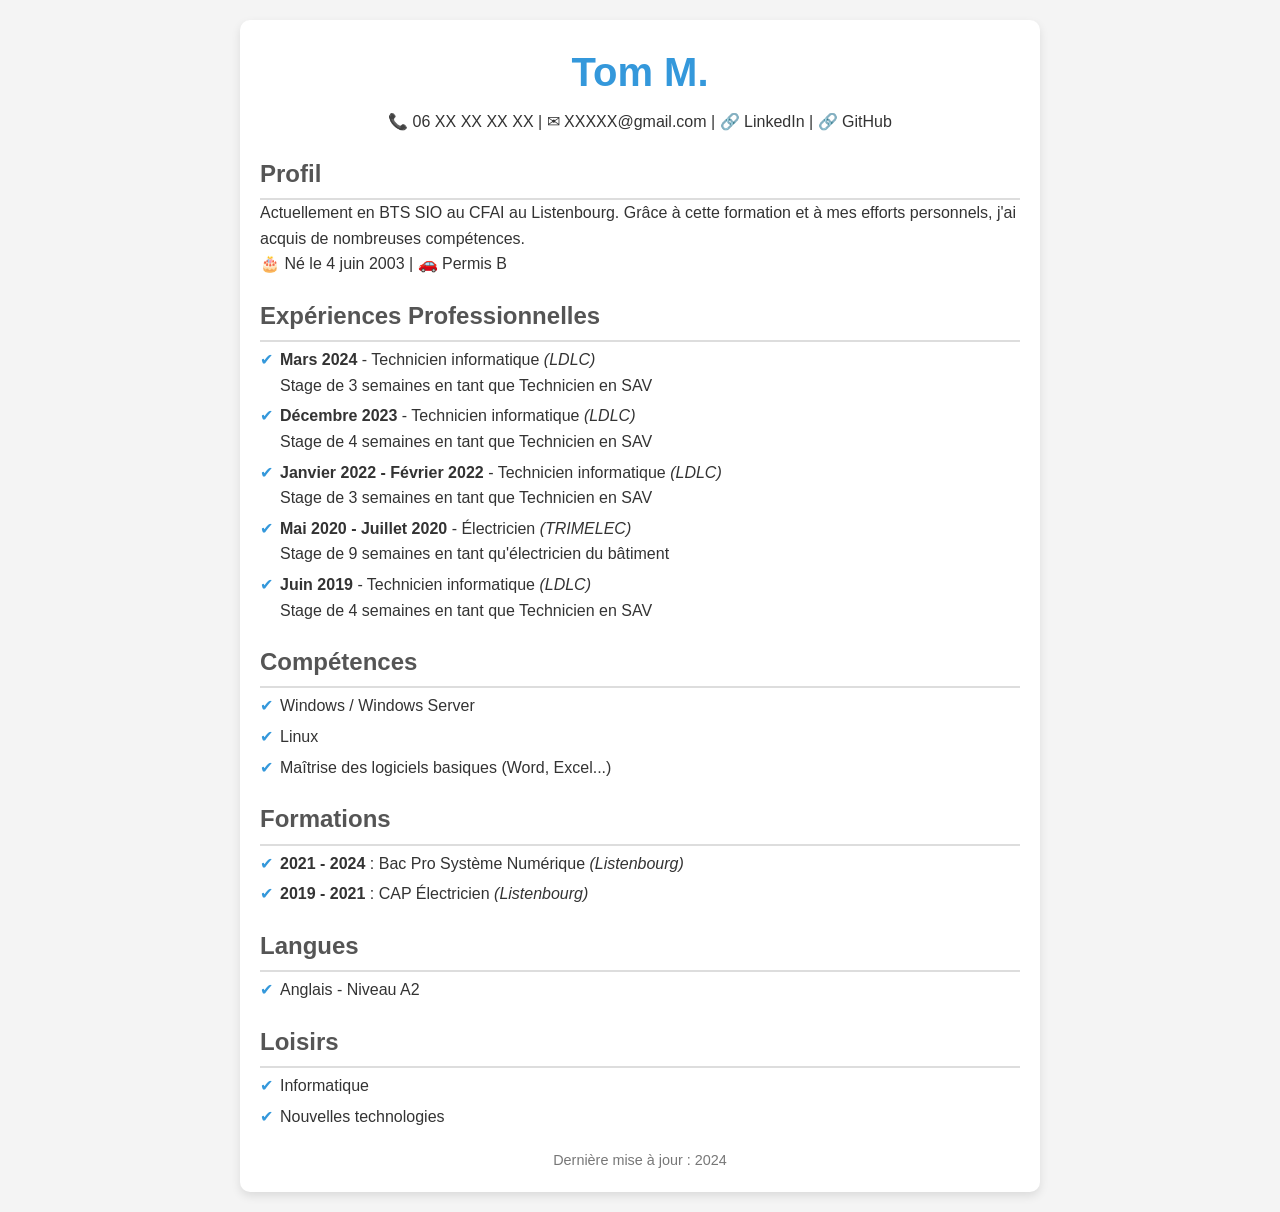
<file: index.html>
<!DOCTYPE html>
<html lang="fr">
<head>
    <meta charset="UTF-8">
    <meta name="viewport" content="width=device-width, initial-scale=1.0">
    <title>CV - Tom M.</title>
    <link rel="stylesheet" href="style.css">
</head>
<body>
    <div class="container">
        
        <header>
            <h1>Tom M.</h1>
            <p>📞 06 XX XX XX XX | ✉ XXXXX@gmail.com | 🔗 <a href="https://linkedin.com/in/exemple" target="_blank">LinkedIn</a> | 🔗 <a href="https://github.com/exemple" target="_blank">GitHub</a></p>
        </header>

        
        <section class="section">
            <h2>Profil</h2>
            <p>
                Actuellement en BTS SIO au CFAI au Listenbourg. Grâce à cette formation et à mes efforts personnels, j'ai acquis de nombreuses compétences.
            </p>
            <p>🎂 Né le 4 juin 2003 | 🚗 Permis B</p>
        </section>

        
        <section class="section">
            <h2>Expériences Professionnelles</h2>
            <ul>
                <li>
                    <strong>Mars 2024</strong> - Technicien informatique <em>(LDLC)</em>  
                    <p>Stage de 3 semaines en tant que Technicien en SAV</p>
                </li>
                <li>
                    <strong>Décembre 2023</strong> - Technicien informatique <em>(LDLC)</em>  
                    <p>Stage de 4 semaines en tant que Technicien en SAV</p>
                </li>
                <li>
                    <strong>Janvier 2022 - Février 2022</strong> - Technicien informatique <em>(LDLC)</em>  
                    <p>Stage de 3 semaines en tant que Technicien en SAV</p>
                </li>
                <li>
                    <strong>Mai 2020 - Juillet 2020</strong> - Électricien <em>(TRIMELEC)</em>  
                    <p>Stage de 9 semaines en tant qu'électricien du bâtiment</p>
                </li>
                <li>
                    <strong>Juin 2019</strong> - Technicien informatique <em>(LDLC)</em>  
                    <p>Stage de 4 semaines en tant que Technicien en SAV</p>
                </li>
            </ul>
        </section>

        
        <section class="section">
            <h2>Compétences</h2>
            <ul>
                <li>Windows / Windows Server</li>
                <li>Linux</li>
                <li>Maîtrise des logiciels basiques (Word, Excel...)</li>
            </ul>
        </section>

        
        <section class="section">
            <h2>Formations</h2>
            <ul>
                <li><strong>2021 - 2024</strong> : Bac Pro Système Numérique <em>(Listenbourg)</em></li>
                <li><strong>2019 - 2021</strong> : CAP Électricien <em>(Listenbourg)</em></li>
            </ul>
        </section>

        
        <section class="section">
            <h2>Langues</h2>
            <ul>
                <li>Anglais - Niveau A2</li>
            </ul>
        </section>

        
        <section class="section">
            <h2>Loisirs</h2>
            <ul>
                <li>Informatique</li>
                <li>Nouvelles technologies</li>
            </ul>
        </section>

        
        <footer>
            <p>Dernière mise à jour : 2024</p>
        </footer>
    </div>
</body>
</html>
</file>
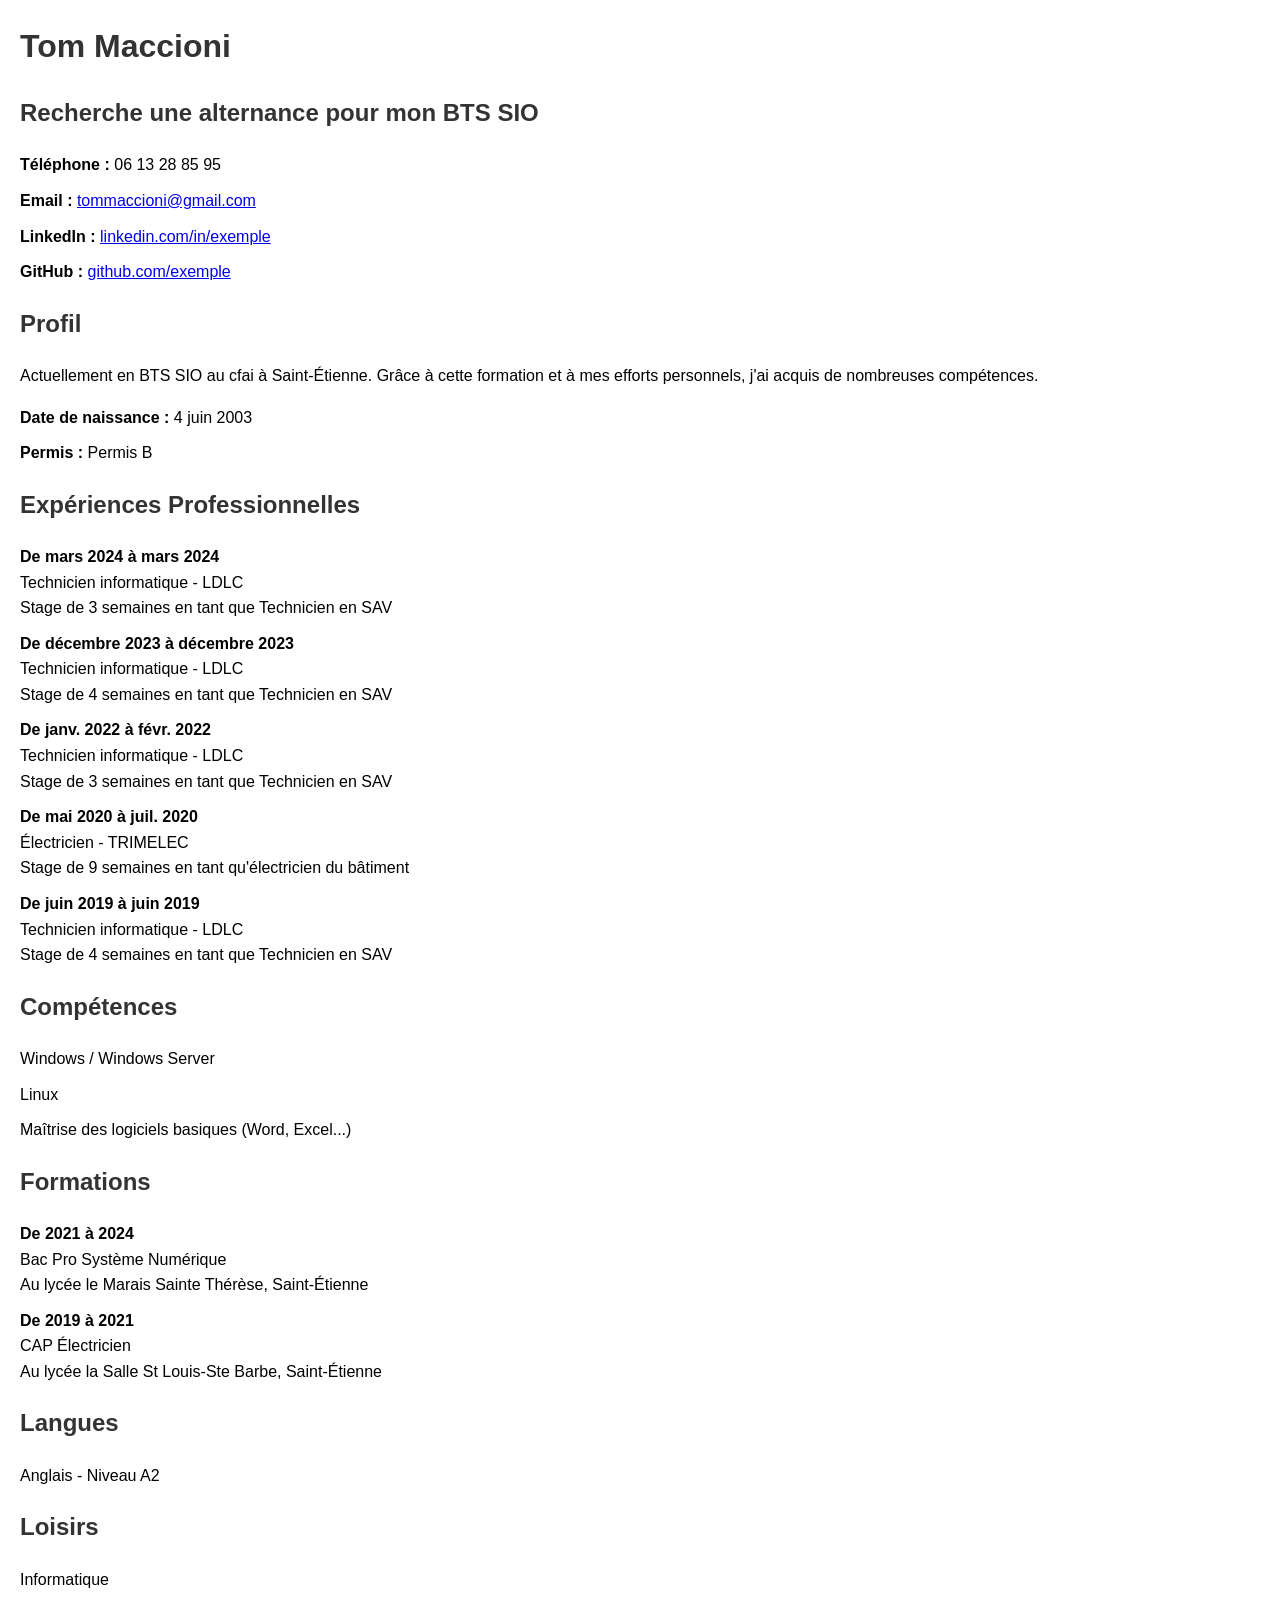
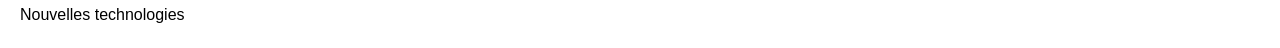
<file: CV_Tom.html>
<!DOCTYPE html>
<html lang="fr">
<head>
    <meta charset="UTF-8">
    <meta name="viewport" content="width=device-width, initial-scale=1.0">
    <title>Tom Maccioni - CV</title>
    <style>
        body {
            font-family: Arial, sans-serif;
            line-height: 1.6;
            margin: 20px;
        }
        h1, h2, h3 {
            color: #333;
        }
        ul {
            list-style-type: none;
            padding: 0;
        }
        li {
            margin-bottom: 10px;
        }
    </style>
</head>
<body>
    <h1>Tom Maccioni</h1>
    <h2>Recherche une alternance pour mon BTS SIO</h2>

    <ul>
        <li><strong>Téléphone :</strong> 06 13 28 85 95</li>
        <li><strong>Email :</strong> <a href="mailto:tommaccioni@gmail.com">tommaccioni@gmail.com</a></li>
        <li><strong>LinkedIn :</strong> <a href="https://linkedin.com/in/exemple" target="_blank">linkedin.com/in/exemple</a></li>
        <li><strong>GitHub :</strong> <a href="https://github.com/exemple" target="_blank">github.com/exemple</a></li>
    </ul>

    <h2>Profil</h2>
    <p>Actuellement en BTS SIO au cfai à Saint-Étienne. Grâce à cette formation et à mes efforts personnels, j'ai acquis de nombreuses compétences.</p>
    <ul>
        <li><strong>Date de naissance :</strong> 4 juin 2003</li>
        <li><strong>Permis :</strong> Permis B</li>
    </ul>

    <h2>Expériences Professionnelles</h2>

    <ul>
        <li><strong>De mars 2024 à mars 2024</strong><br>Technicien informatique - LDLC<br>Stage de 3 semaines en tant que Technicien en SAV</li>
        <li><strong>De décembre 2023 à décembre 2023</strong><br>Technicien informatique - LDLC<br>Stage de 4 semaines en tant que Technicien en SAV</li>
        <li><strong>De janv. 2022 à févr. 2022</strong><br>Technicien informatique - LDLC<br>Stage de 3 semaines en tant que Technicien en SAV</li>
        <li><strong>De mai 2020 à juil. 2020</strong><br>Électricien - TRIMELEC<br>Stage de 9 semaines en tant qu'électricien du bâtiment</li>
        <li><strong>De juin 2019 à juin 2019</strong><br>Technicien informatique - LDLC<br>Stage de 4 semaines en tant que Technicien en SAV</li>
    </ul>

    <h2>Compétences</h2>
    <ul>
        <li>Windows / Windows Server</li>
        <li>Linux</li>
        <li>Maîtrise des logiciels basiques (Word, Excel...)</li>
    </ul>

    <h2>Formations</h2>
    <ul>
        <li><strong>De 2021 à 2024</strong><br>Bac Pro Système Numérique<br>Au lycée le Marais Sainte Thérèse, Saint-Étienne</li>
        <li><strong>De 2019 à 2021</strong><br>CAP Électricien<br>Au lycée la Salle St Louis-Ste Barbe, Saint-Étienne</li>
    </ul>

    <h2>Langues</h2>
    <ul>
        <li>Anglais - Niveau A2</li>
    </ul>

    <h2>Loisirs</h2>
    <ul>
        <li>Informatique</li>
        <li>Nouvelles technologies</li>
    </ul>
</body>
</html>
</file>
<file: style.css>
* {
    margin: 0;
    padding: 0;
    box-sizing: border-box;
}
body {
    font-family: Arial, sans-serif;
    line-height: 1.6;
    background-color: #f4f4f4;
    color: #333;
    animation: fadeIn 1.5s ease;
}


@keyframes fadeIn {
    from { opacity: 0; transform: translateY(-20px); }
    to { opacity: 1; transform: translateY(0); }
}


.container {
    width: 90%;
    max-width: 800px;
    margin: 20px auto;
    background: #fff;
    padding: 20px;
    border-radius: 10px;
    box-shadow: 0 4px 10px rgba(0, 0, 0, 0.1);
}

header {
    text-align: center;
    margin-bottom: 20px;
}
header h1 {
    font-size: 2.5em;
    color: #3498db;
    margin-bottom: 5px;
}
header p a {
    color: #333;
    text-decoration: none;
}
header p a:hover {
    color: #3498db;
    text-decoration: underline;
}

h2 {
    color: #555;
    border-bottom: 2px solid #ddd;
    padding-bottom: 5px;
    margin-top: 20px;
}

.section {
    margin-bottom: 20px;
}

ul {
    list-style: none;
}
ul li {
    position: relative;
    margin: 5px 0;
    padding-left: 20px;
    transition: transform 0.3s ease;
}
ul li::before {
    content: '✔';
    position: absolute;
    left: 0;
    color: #3498db;
}
ul li:hover {
    transform: translateX(10px);
}


footer {
    text-align: center;
    margin-top: 20px;
    color: #777;
    font-size: 0.9em;
}
</file>
